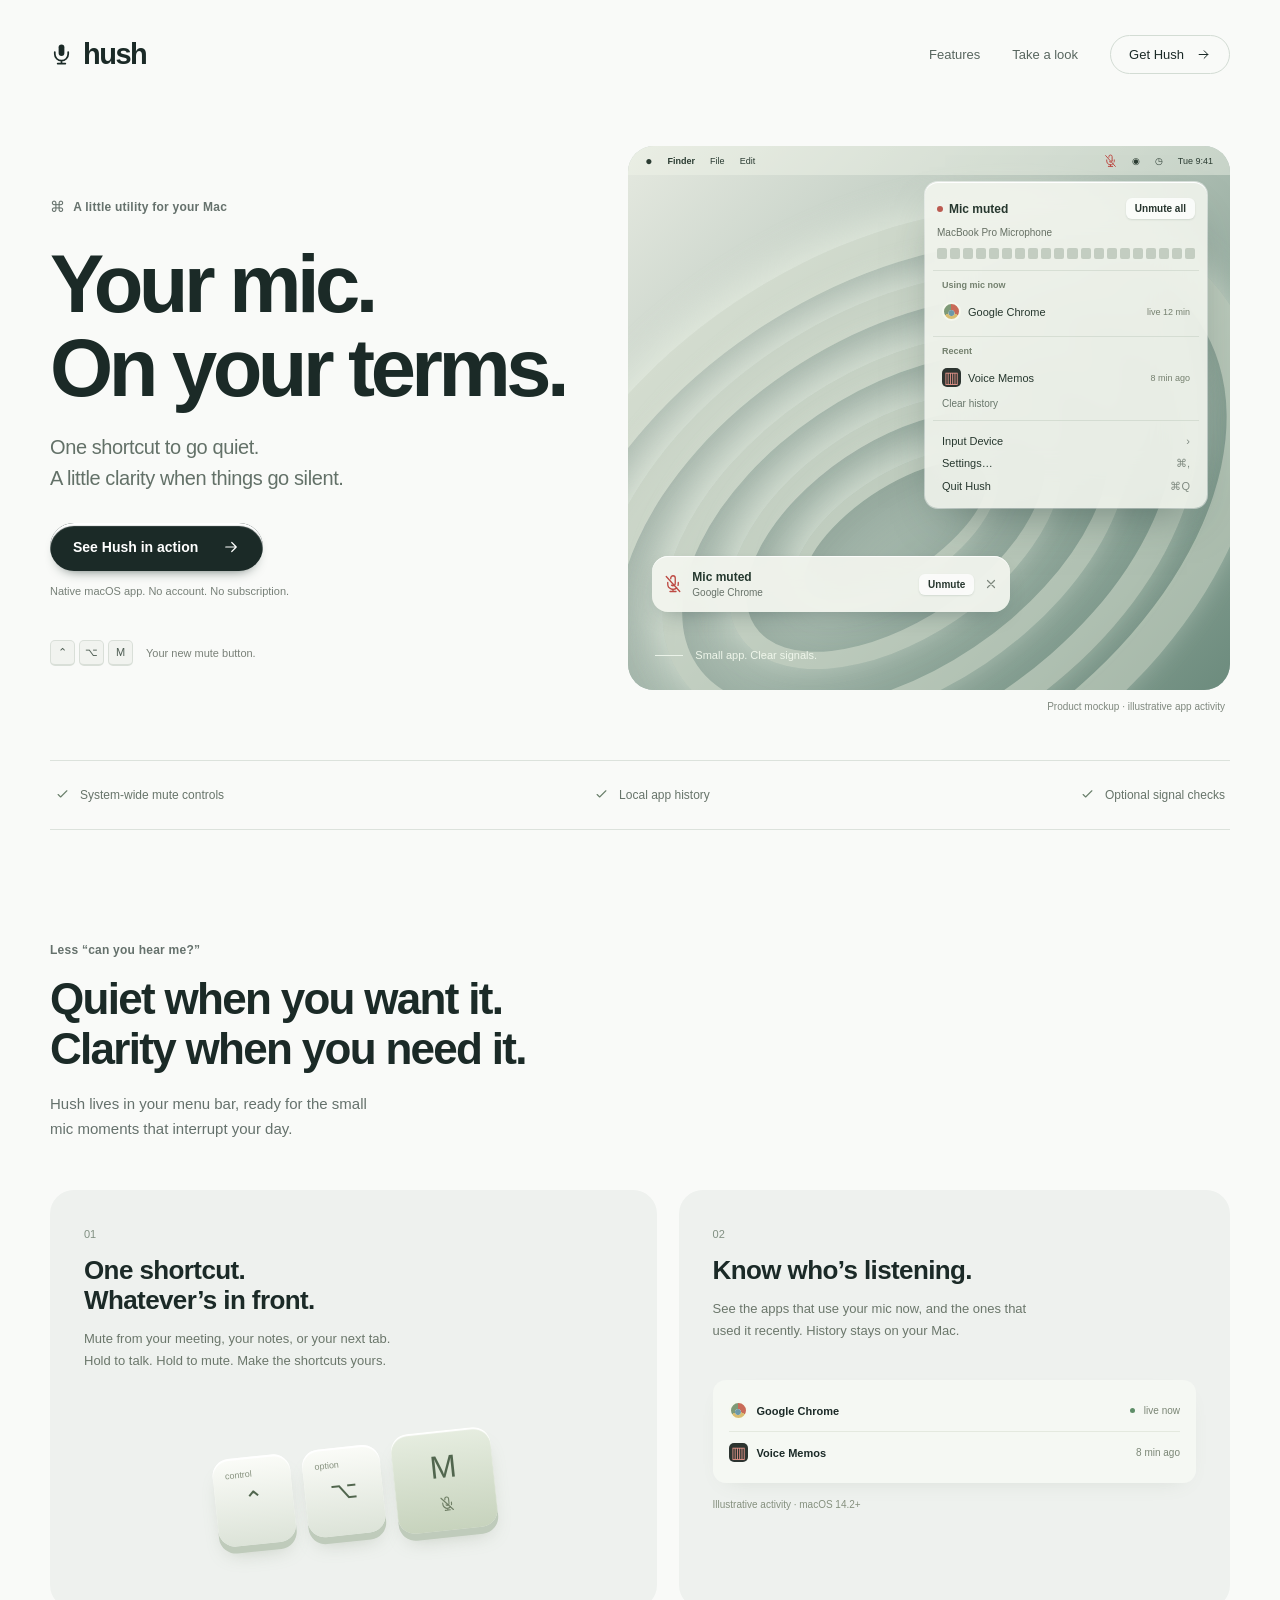
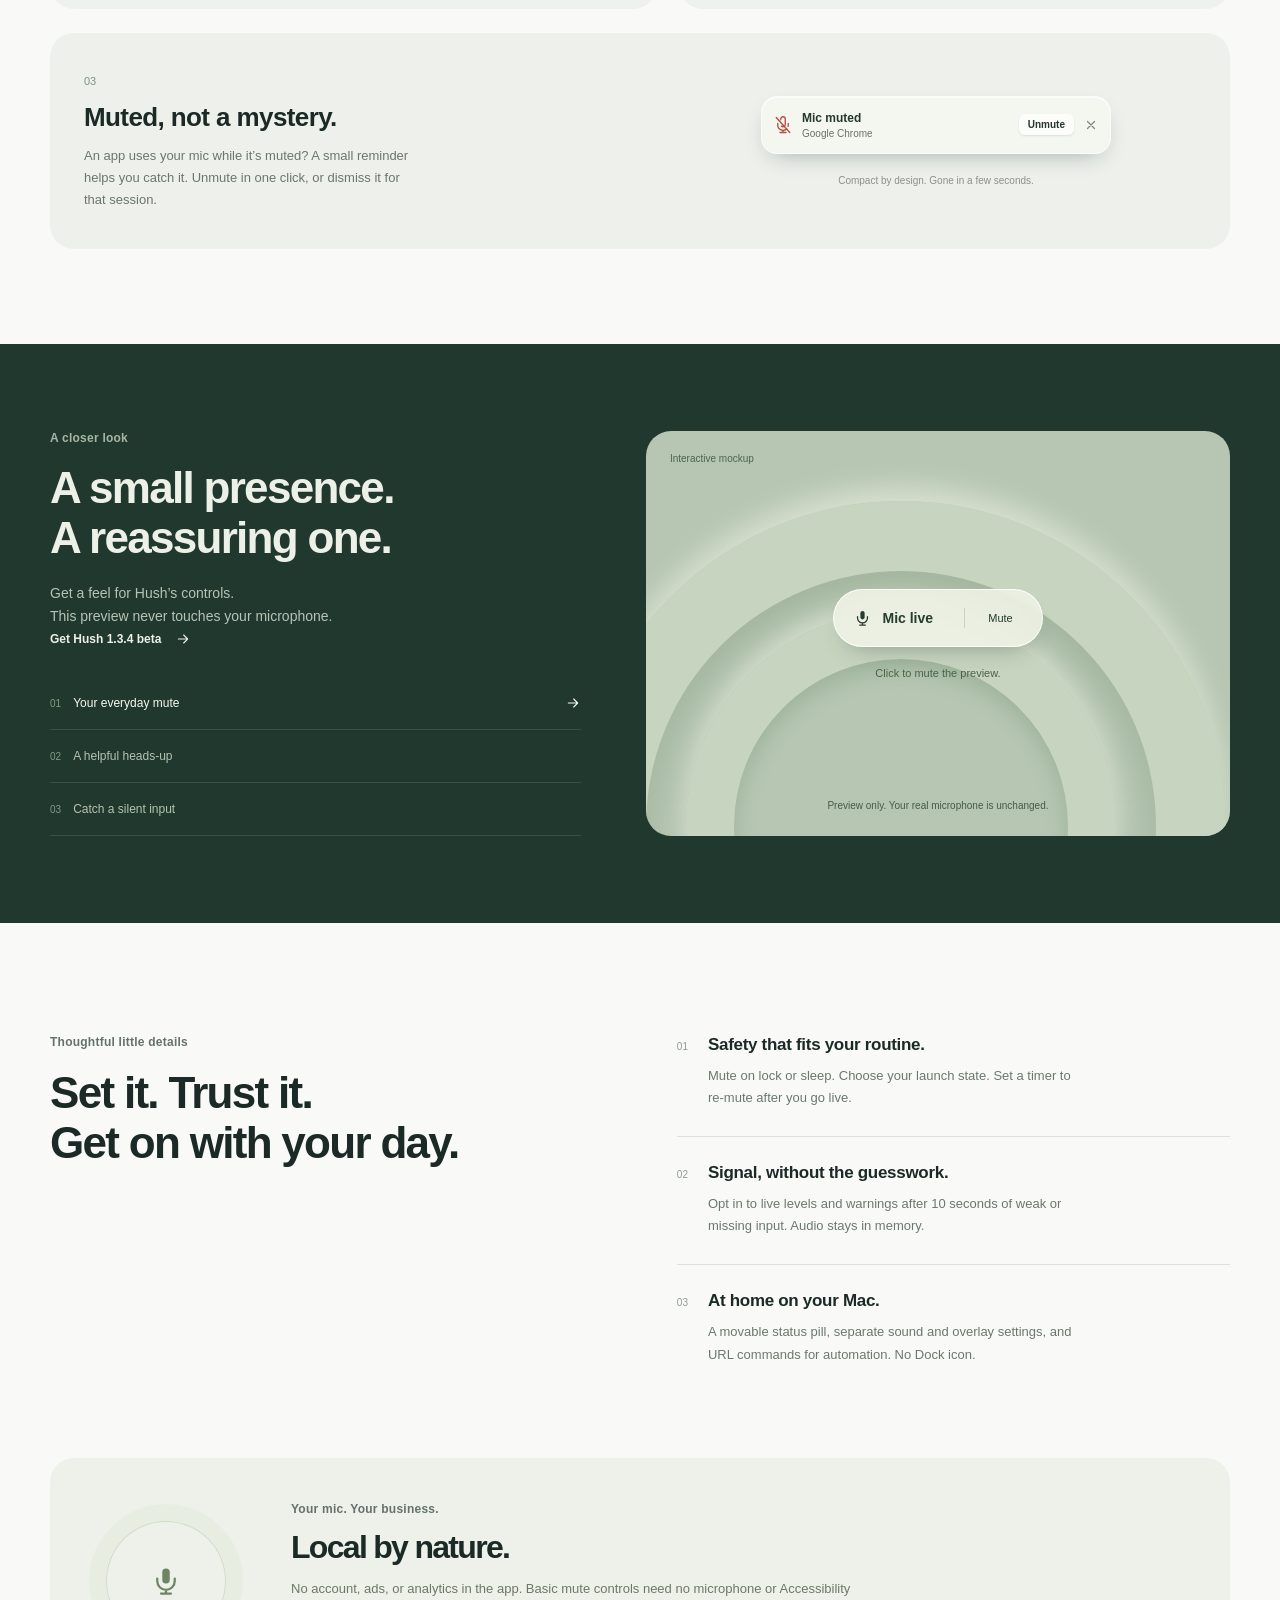
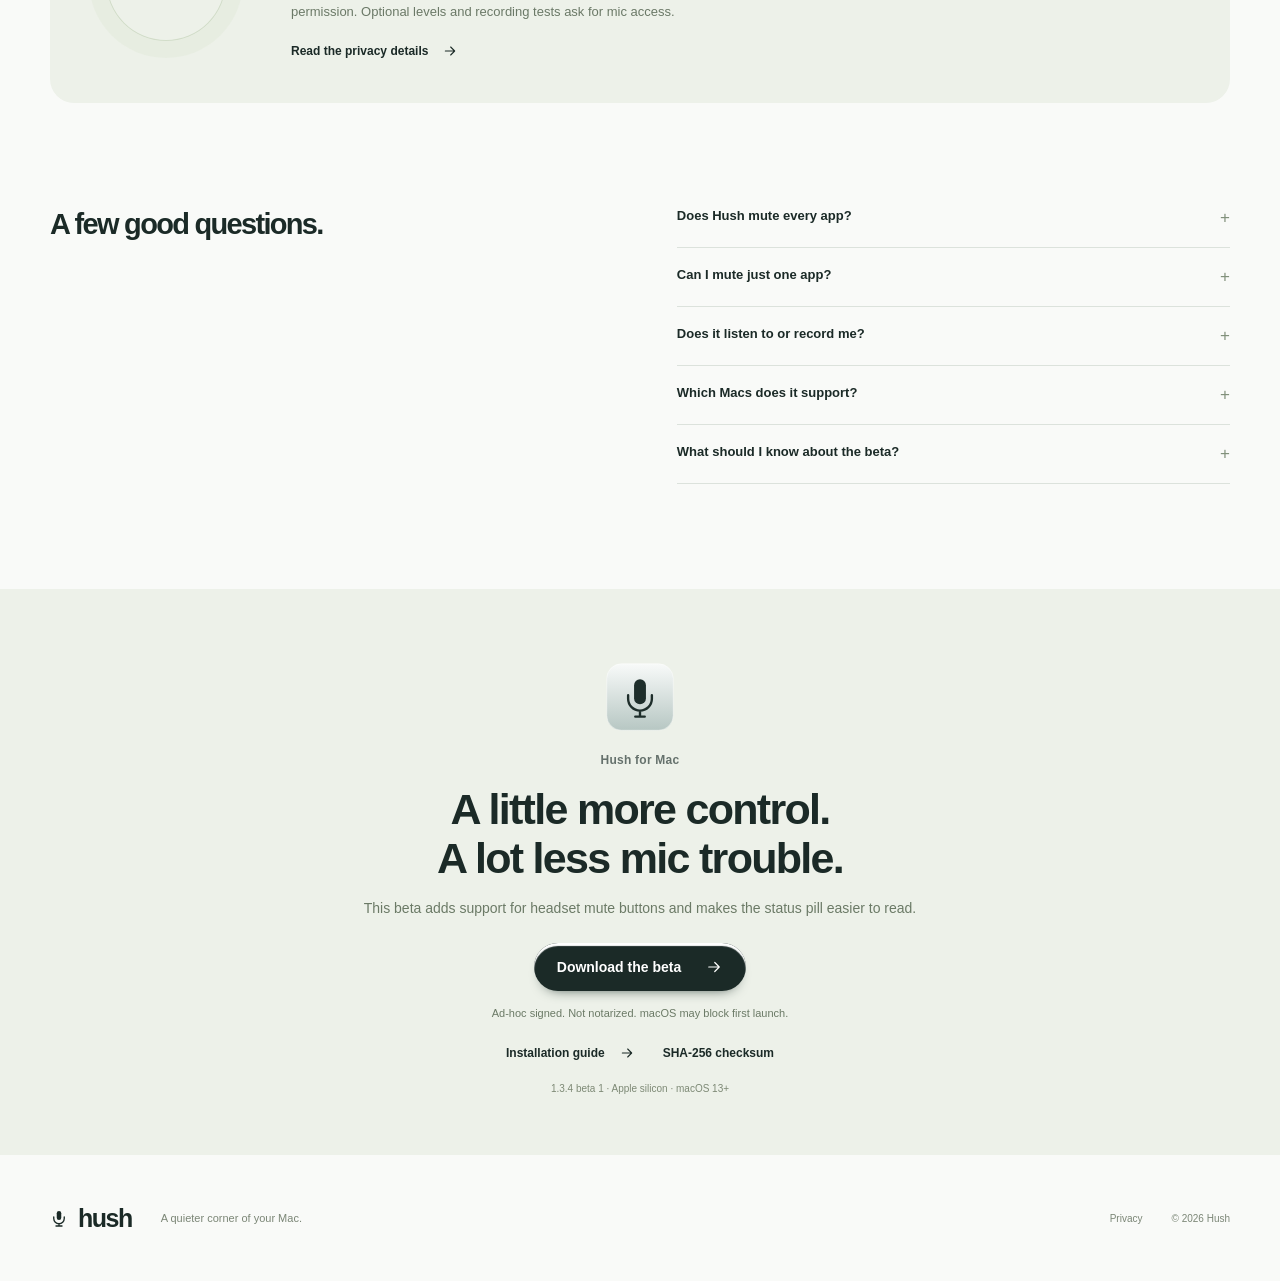
<file: index.html>
<!doctype html>
<html lang="en">
<head>
  <meta charset="utf-8"><meta name="viewport" content="width=device-width, initial-scale=1">
  <meta name="theme-color" content="#eef1ee">
  <title>Hush — Your mic. On your terms.</title>
  <meta name="description" content="A small native Mac app with a global mic shortcut, app activity, and helpful warnings when your microphone is muted.">
  <meta property="og:title" content="Hush — Your mic. On your terms."><meta property="og:description" content="Less mic trouble. More peace of mind. Meet Hush for Mac."><meta property="og:type" content="website">
  <link rel="icon" href="assets/hush-mark.svg" type="image/svg+xml"><link rel="stylesheet" href="styles.css">
  <script src="app.js" defer></script>
</head>
<body>
<a class="skip" href="#main">Skip to content</a>
<svg class="symbol-library" aria-hidden="true" xmlns="http://www.w3.org/2000/svg"><defs>
  <symbol id="mic" viewBox="0 0 24 24"><rect x="9" y="2" width="6" height="12" rx="3" fill="currentColor"/><path d="M5 10v2a7 7 0 0 0 14 0v-2M12 19v3m-4 0h8" fill="none" stroke="currentColor" stroke-width="1.8" stroke-linecap="round"/></symbol>
  <symbol id="mic-off" viewBox="0 0 24 24"><path d="M9 5V4a3 3 0 0 1 6 0v7m-5 2.5A3 3 0 0 0 15 11M5 10v2a7 7 0 0 0 12 5M19 10v2c0 .7-.1 1.3-.3 1.9M12 19v3m-4 0h8M3 2l18 20" fill="none" stroke="currentColor" stroke-width="1.8" stroke-linecap="round"/></symbol>
  <symbol id="arrow" viewBox="0 0 24 24"><path d="M5 12h14m-6-6 6 6-6 6" fill="none" stroke="currentColor" stroke-width="1.6" stroke-linecap="round" stroke-linejoin="round"/></symbol>
  <symbol id="close" viewBox="0 0 16 16"><path d="m4 4 8 8m0-8-8 8" fill="none" stroke="currentColor" stroke-width="1.4" stroke-linecap="round"/></symbol>
  <symbol id="check" viewBox="0 0 24 24"><path d="m5 12 4 4L19 6" fill="none" stroke="currentColor" stroke-width="1.8" stroke-linecap="round" stroke-linejoin="round"/></symbol>
</defs></svg>
<header class="nav wrap">
  <a class="brand" href="#" aria-label="Hush home"><svg aria-hidden="true"><use href="#mic"/></svg><span>hush</span></a>
  <nav aria-label="Main"><a href="#features">Features</a><a href="#demo">Take a look</a><a class="nav-cta" href="#release">Get Hush <svg aria-hidden="true"><use href="#arrow"/></svg></a></nav>
</header>
<main id="main">
  <section class="hero wrap" aria-labelledby="hero-title">
    <div class="hero-copy">
      <p class="eyebrow"><span class="tiny-mic">⌘</span> A little utility for your Mac</p>
      <h1 id="hero-title">Your mic.<br>On your terms.</h1>
      <p class="intro">One shortcut to go quiet.<br>A little clarity when things go silent.</p>
      <a class="button primary" href="#demo">See Hush in action <svg aria-hidden="true"><use href="#arrow"/></svg></a>
      <p class="hero-note">Native macOS app. No account. No subscription.</p>
      <div class="shortcut-note"><span class="key-group"><kbd>⌃</kbd><kbd>⌥</kbd><kbd>M</kbd></span><span>Your new mute button.</span></div>
    </div>
    <figure class="hero-figure" aria-label="Illustrative Hush menu and compact warning on a Mac desktop">
      <div class="desktop-scene">
        <div class="wallpaper" aria-hidden="true"><i></i><i></i><i></i><i></i><i></i></div>
        <div class="desktop-menubar" aria-hidden="true"><span class="apple">●</span><strong>Finder</strong><span>File</span><span>Edit</span><span class="spacer"></span><svg class="red"><use href="#mic-off"/></svg><span>◉</span><span>◷</span><span>Tue 9:41</span></div>
        <div class="product-menu" aria-hidden="true">
          <div class="menu-state"><span class="red-dot"></span><strong>Mic muted</strong><span class="mock-button">Unmute all</span></div>
          <div class="device">MacBook Pro Microphone</div>
          <div class="meter muted"><i></i><i></i><i></i><i></i><i></i><i></i><i></i><i></i><i></i><i></i><i></i><i></i><i></i><i></i><i></i><i></i><i></i><i></i><i></i><i></i></div>
          <div class="menu-rule"></div><p class="menu-label">Using mic now</p>
          <div class="app-row"><span class="app-icon chrome">●</span><span>Google Chrome</span><small>live 12 min</small></div>
          <div class="menu-rule"></div><p class="menu-label">Recent</p>
          <div class="app-row"><span class="app-icon memo">▥</span><span>Voice Memos</span><small>8 min ago</small></div>
          <div class="clear-history">Clear history</div><div class="menu-rule"></div>
          <div class="menu-option">Input Device <span>›</span></div><div class="menu-option">Settings… <span>⌘,</span></div><div class="menu-option">Quit Hush <span>⌘Q</span></div>
        </div>
        <div class="warning-mock" aria-hidden="true"><svg class="red"><use href="#mic-off"/></svg><div><strong>Mic muted</strong><span>Google Chrome</span></div><span class="mock-button">Unmute</span><svg class="mock-close"><use href="#close"/></svg></div>
        <div class="scene-caption" aria-hidden="true"><span class="caption-line"></span>Small app. Clear signals.</div>
      </div>
      <figcaption>Product mockup · illustrative app activity</figcaption>
    </figure>
  </section>
  <section class="quiet-strip wrap" aria-label="At a glance"><span><svg aria-hidden="true"><use href="#check"/></svg> System-wide mute controls</span><span><svg aria-hidden="true"><use href="#check"/></svg> Local app history</span><span><svg aria-hidden="true"><use href="#check"/></svg> Optional signal checks</span></section>
  <section class="story wrap" id="features" aria-labelledby="story-title">
    <div class="section-heading"><p class="eyebrow">Less “can you hear me?”</p><h2 id="story-title">Quiet when you want it.<br>Clarity when you need it.</h2><p>Hush lives in your menu bar, ready for the small<br class="desktop-only"> mic moments that interrupt your day.</p></div>
    <div class="feature-layout">
      <article class="feature-main">
        <div class="feature-copy"><span class="feature-number">01</span><h3>One shortcut.<br>Whatever’s in front.</h3><p>Mute from your meeting, your notes, or your next tab. Hold to talk. Hold to mute. Make the shortcuts yours.</p></div>
        <div class="key-art" aria-label="Control Option M keyboard shortcut"><div class="key-cap small"><span>control</span>⌃</div><div class="key-cap small"><span>option</span>⌥</div><div class="key-cap main-key">M<svg aria-hidden="true"><use href="#mic-off"/></svg></div></div>
      </article>
      <article class="feature-side"><span class="feature-number">02</span><h3>Know who’s listening.</h3><p>See the apps that use your mic now, and the ones that used it recently. History stays on your Mac.</p><div class="history-art" aria-label="Illustrative recent app history"><div><span class="app-icon chrome">●</span><strong>Google Chrome</strong><span class="live-dot"></span><small>live now</small></div><div><span class="app-icon memo">▥</span><strong>Voice Memos</strong><small>8 min ago</small></div></div><p class="mini-caption">Illustrative activity · macOS 14.2+</p></article>
    </div>
    <article class="warning-feature"><div><span class="feature-number">03</span><h3>Muted, not a mystery.</h3><p>An app uses your mic while it’s muted? A small reminder helps you catch it. Unmute in one click, or dismiss it for that session.</p></div><div class="warning-stage"><div class="warning-mock"><svg class="red" aria-hidden="true"><use href="#mic-off"/></svg><div><strong>Mic muted</strong><span>Google Chrome</span></div><span class="mock-button">Unmute</span><svg class="mock-close" aria-hidden="true"><use href="#close"/></svg></div><span class="mini-caption">Compact by design. Gone in a few seconds.</span></div></article>
  </section>
  <section class="demo-section" id="demo" aria-labelledby="demo-title"><div class="wrap demo-layout">
    <div class="demo-copy"><p class="eyebrow">A closer look</p><h2 id="demo-title">A small presence.<br>A reassuring one.</h2><p>Get a feel for Hush’s controls.<br>This preview never touches your microphone.</p>
      <a class="text-link" href="#release">Get Hush 1.3.4 beta <svg aria-hidden="true"><use href="#arrow"/></svg></a>
      <div class="demo-tabs" role="tablist" aria-label="Preview scenario"><button id="tab-control" role="tab" aria-selected="true" aria-controls="demo-panel" tabindex="0" data-scenario="control"><span>01</span> Your everyday mute <svg aria-hidden="true"><use href="#arrow"/></svg></button><button id="tab-warning" role="tab" aria-selected="false" aria-controls="demo-panel" tabindex="-1" data-scenario="warning"><span>02</span> A helpful heads-up <svg aria-hidden="true"><use href="#arrow"/></svg></button><button id="tab-signal" role="tab" aria-selected="false" aria-controls="demo-panel" tabindex="-1" data-scenario="signal"><span>03</span> Catch a silent input <svg aria-hidden="true"><use href="#arrow"/></svg></button></div>
    </div>
    <div class="demo-panel" id="demo-panel" role="tabpanel" aria-labelledby="tab-control" tabindex="0">
      <span class="demo-label">Interactive mockup</span><div class="demo-orbit" aria-hidden="true"></div>
      <div class="demo-content" id="demo-content">
        <button class="demo-pill" id="demo-toggle" aria-label="Mute the preview microphone"><svg aria-hidden="true"><use href="#mic"/></svg><strong>Mic live</strong><span class="pill-divider"></span><span class="pill-action">Mute</span></button>
        <p class="demo-instruction" id="demo-instruction">Click to mute the preview.</p>
      </div><p class="demo-status" id="demo-status" role="status" aria-live="polite">Preview only. Your real microphone is unchanged.</p>
    </div>
  </div></section>
  <section class="details wrap" aria-label="More ways to make Hush yours">
    <div class="section-heading compact-heading"><p class="eyebrow">Thoughtful little details</p><h2>Set it. Trust it.<br>Get on with your day.</h2></div>
    <div class="detail-list"><article><span>01</span><div><h3>Safety that fits your routine.</h3><p>Mute on lock or sleep. Choose your launch state. Set a timer to re-mute after you go live.</p></div></article><article><span>02</span><div><h3>Signal, without the guesswork.</h3><p>Opt in to live levels and warnings after 10 seconds of weak or missing input. Audio stays in memory.</p></div></article><article><span>03</span><div><h3>At home on your Mac.</h3><p>A movable status pill, separate sound and overlay settings, and URL commands for automation. No Dock icon.</p></div></article></div>
  </section>
  <section class="privacy-section wrap"><div class="privacy-mark" aria-hidden="true"><svg><use href="#mic"/></svg></div><div><p class="eyebrow">Your mic. Your business.</p><h2>Local by nature.</h2><p>No account, ads, or analytics in the app. Basic mute controls need no microphone or Accessibility permission. Optional levels and recording tests ask for mic access.</p><a class="text-link" href="privacy.html">Read the privacy details <svg aria-hidden="true"><use href="#arrow"/></svg></a></div></section>
  <section class="faq wrap" aria-labelledby="faq-title"><h2 id="faq-title">A few good questions.</h2><div>
    <details><summary>Does Hush mute every app?</summary><p>Hush controls supported audio input devices at the system level. It uses the input mute control, or sets input volume to zero. If a device cannot be muted, Hush shows a warning. It does not sync the mute button inside your meeting app.</p></details>
    <details><summary>Can I mute just one app?</summary><p>Not in this release. Hush shows which apps use the mic, but its mute controls apply to audio input devices. There are no per-app Pause or Resume buttons.</p></details>
    <details><summary>Does it listen to or record me?</summary><p>Mute controls and app detection do not read audio. Optional level monitoring processes audio locally and saves none. The optional microphone test saves recordings and reports on your Mac.</p></details>
    <details><summary>Which Macs does it support?</summary><p>Basic controls target macOS 13 or later. Named app activity needs macOS 14.2 or later. The current release candidate targets Apple silicon. Intel compatibility and wider hardware testing remain pending.</p></details>
    <details><summary>What should I know about the beta?</summary><p>The beta is free, ad-hoc signed, and not notarized by Apple. macOS may block first launch. Native Shortcuts actions may not run in this build; use the hush:// URL commands instead. Wider hardware testing is still in progress. Read the <a class="inline-link" href="install.html">installation guide</a> before downloading.</p></details>
  </div></section>
  <section class="release" id="release" aria-labelledby="release-title"><div class="wrap release-inner"><img src="assets/hush-mark.svg" alt="" width="76" height="76"><p class="eyebrow">Hush for Mac</p><h2 id="release-title">A little more control.<br>A lot less mic trouble.</h2><p>This beta adds support for headset mute buttons and makes the status pill easier to read.</p><a class="button primary beta-download" href="downloads/Hush-1.3.4-beta.1-arm64.zip" download>Download the beta <svg aria-hidden="true"><use href="#arrow"/></svg></a><p class="beta-notice">Ad-hoc signed. Not notarized. macOS may block first launch.</p><div class="release-links"><a class="text-link" href="install.html">Installation guide <svg aria-hidden="true"><use href="#arrow"/></svg></a><a class="text-link" href="downloads/Hush-1.3.4-beta.1-arm64.zip.sha256">SHA-256 checksum</a></div><p class="release-note">1.3.4 beta 1 · Apple silicon · macOS 13+</p></div></section>
</main>
<footer class="wrap"><a class="brand" href="#" aria-label="Hush home"><svg aria-hidden="true"><use href="#mic"/></svg><span>hush</span></a><p>A quieter corner of your Mac.</p><a href="privacy.html">Privacy</a><span>© 2026 Hush</span></footer>
</body></html>
</file>
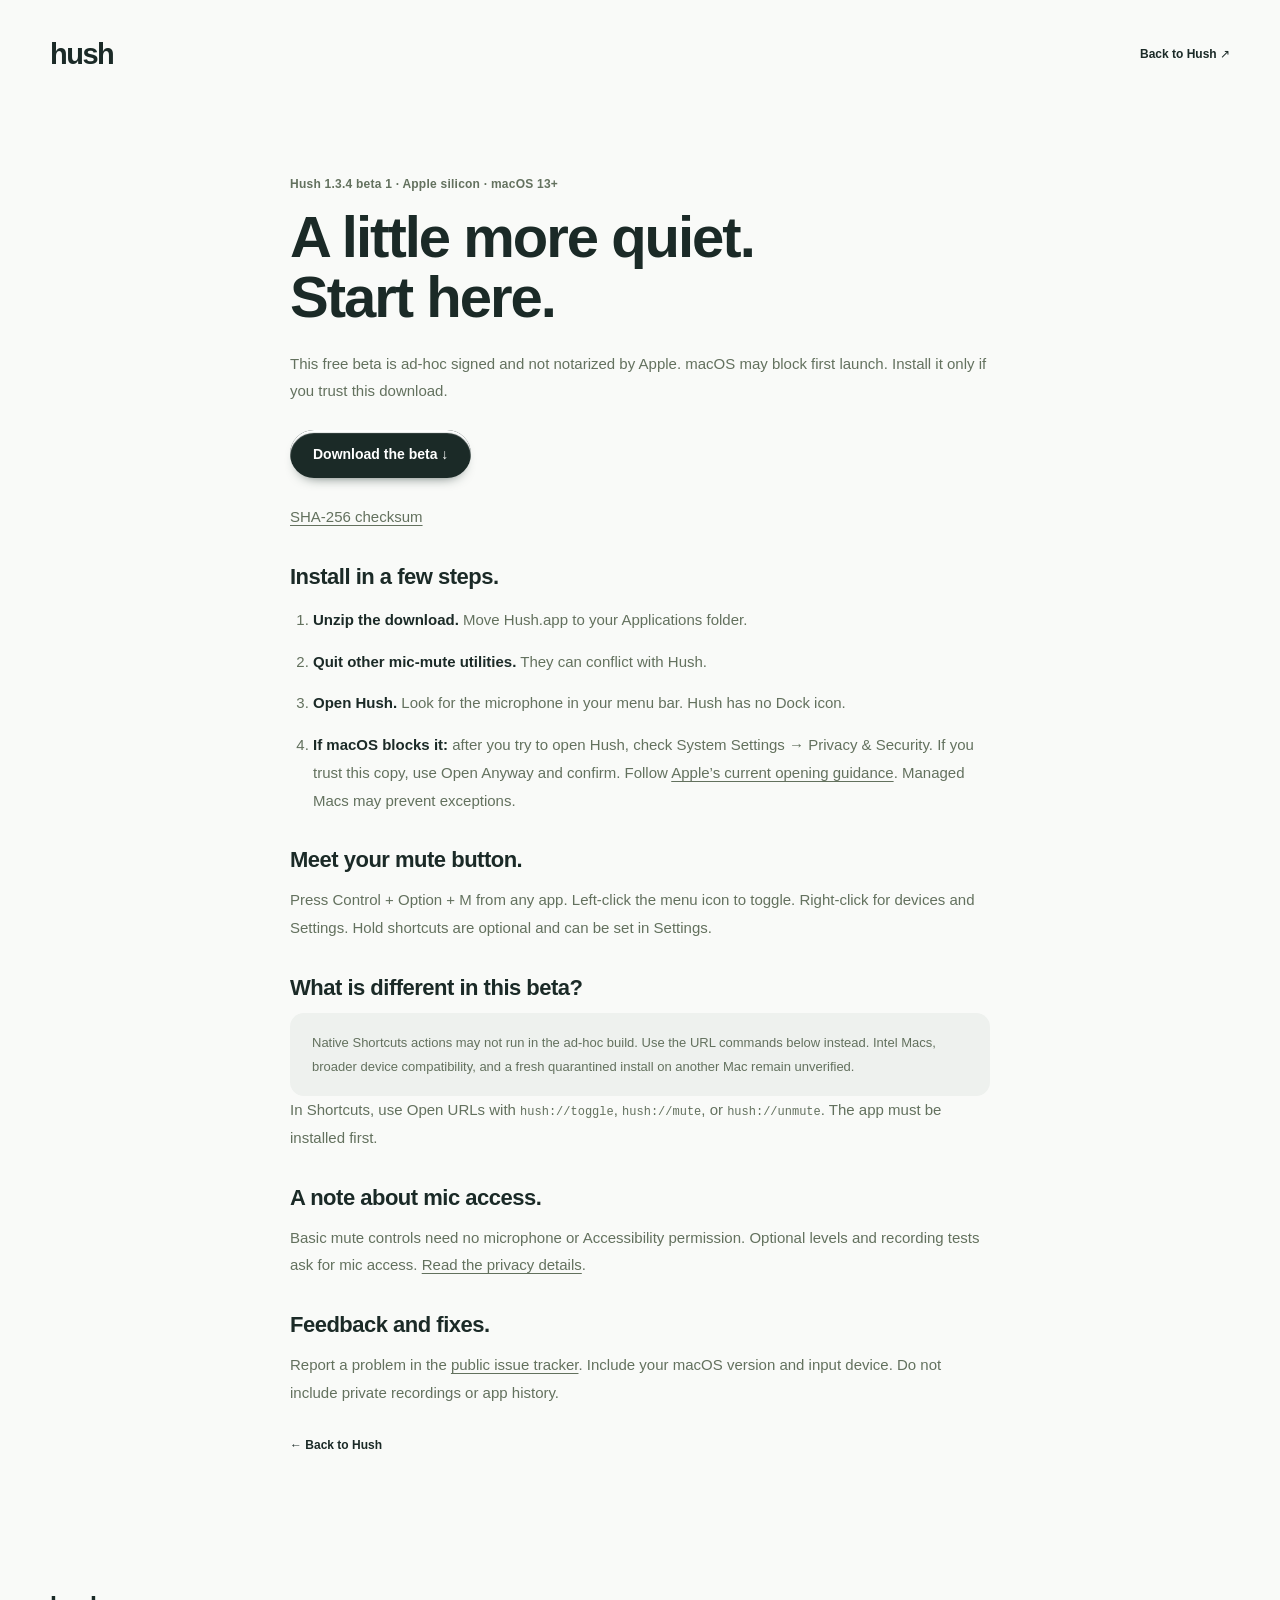
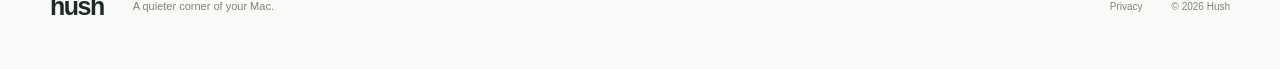
<file: install.html>
<!doctype html><html lang="en"><head><meta charset="utf-8"><meta name="viewport" content="width=device-width, initial-scale=1"><title>Install the beta — Hush</title><meta name="description" content="Download and install the free Hush beta for Apple silicon Macs. Ad-hoc signed, not notarized."><link rel="icon" href="assets/hush-mark.svg" type="image/svg+xml"><link rel="stylesheet" href="styles.css"></head><body><a class="skip" href="#main">Skip to content</a><header class="nav wrap"><a class="brand" href="index.html" aria-label="Hush home">hush</a><a class="text-link" href="index.html">Back to Hush ↗</a></header><main class="privacy-page wrap" id="main"><p class="eyebrow">Hush 1.3.4 beta 1 · Apple silicon · macOS 13+</p><h1>A little more quiet.<br>Start here.</h1><p>This free beta is ad-hoc signed and not notarized by Apple. macOS may block first launch. Install it only if you trust this download.</p><a class="button primary install-download" href="downloads/Hush-1.3.4-beta.1-arm64.zip" download>Download the beta ↓</a><p><a class="inline-link" href="downloads/Hush-1.3.4-beta.1-arm64.zip.sha256">SHA-256 checksum</a></p><h2>Install in a few steps.</h2><ol class="install-steps"><li><strong>Unzip the download.</strong> Move Hush.app to your Applications folder.</li><li><strong>Quit other mic-mute utilities.</strong> They can conflict with Hush.</li><li><strong>Open Hush.</strong> Look for the microphone in your menu bar. Hush has no Dock icon.</li><li><strong>If macOS blocks it:</strong> after you try to open Hush, check System Settings → Privacy &amp; Security. If you trust this copy, use Open Anyway and confirm. Follow <a class="inline-link" href="https://support.apple.com/en-gb/102445" target="_blank" rel="noopener noreferrer">Apple’s current opening guidance</a>. Managed Macs may prevent exceptions.</li></ol><h2>Meet your mute button.</h2><p>Press Control + Option + M from any app. Left-click the menu icon to toggle. Right-click for devices and Settings. Hold shortcuts are optional and can be set in Settings.</p><h2>What is different in this beta?</h2><p class="beta-info">Native Shortcuts actions may not run in the ad-hoc build. Use the URL commands below instead. Intel Macs, broader device compatibility, and a fresh quarantined install on another Mac remain unverified.</p><p>In Shortcuts, use Open URLs with <code>hush://toggle</code>, <code>hush://mute</code>, or <code>hush://unmute</code>. The app must be installed first.</p><h2>A note about mic access.</h2><p>Basic mute controls need no microphone or Accessibility permission. Optional levels and recording tests ask for mic access. <a class="inline-link" href="privacy.html">Read the privacy details</a>.</p><h2>Feedback and fixes.</h2><p>Report a problem in the <a class="inline-link" href="https://github.com/incmak/hush-website/issues" target="_blank" rel="noopener noreferrer">public issue tracker</a>. Include your macOS version and input device. Do not include private recordings or app history.</p><a class="text-link" href="index.html">← Back to Hush</a></main><footer class="wrap"><a class="brand" href="index.html">hush</a><p>A quieter corner of your Mac.</p><a href="privacy.html">Privacy</a><span>© 2026 Hush</span></footer></body></html>
</file>
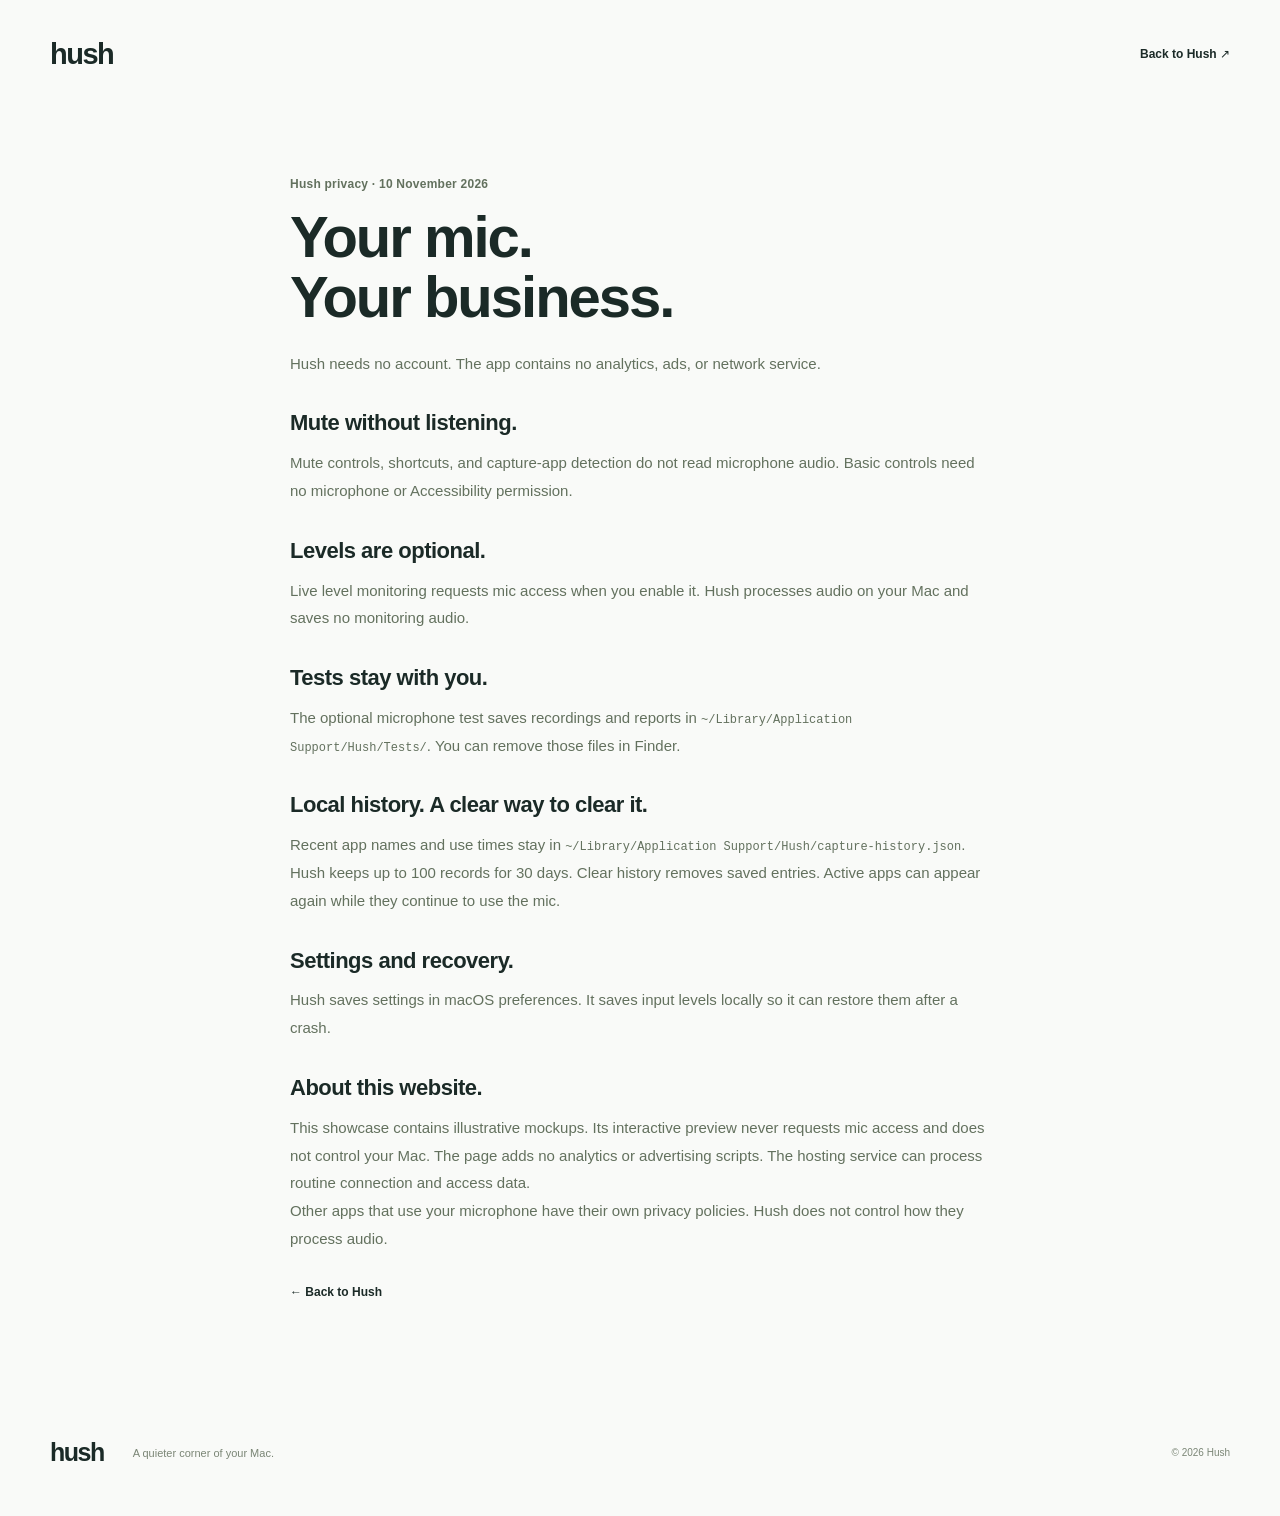
<file: privacy.html>
<!doctype html><html lang="en"><head><meta charset="utf-8"><meta name="viewport" content="width=device-width, initial-scale=1"><title>Privacy — Hush</title><meta name="description" content="Hush privacy: local history, optional microphone monitoring, and no account or analytics."><link rel="icon" href="assets/hush-mark.svg" type="image/svg+xml"><link rel="stylesheet" href="styles.css"></head><body><a class="skip" href="#main">Skip to content</a><header class="nav wrap"><a class="brand" href="index.html" aria-label="Hush home">hush</a><a class="text-link" href="index.html">Back to Hush ↗</a></header><main class="privacy-page wrap" id="main"><p class="eyebrow">Hush privacy · 10 November 2026</p><h1>Your mic.<br>Your business.</h1><p>Hush needs no account. The app contains no analytics, ads, or network service.</p><h2>Mute without listening.</h2><p>Mute controls, shortcuts, and capture-app detection do not read microphone audio. Basic controls need no microphone or Accessibility permission.</p><h2>Levels are optional.</h2><p>Live level monitoring requests mic access when you enable it. Hush processes audio on your Mac and saves no monitoring audio.</p><h2>Tests stay with you.</h2><p>The optional microphone test saves recordings and reports in <code>~/Library/Application Support/Hush/Tests/</code>. You can remove those files in Finder.</p><h2>Local history. A clear way to clear it.</h2><p>Recent app names and use times stay in <code>~/Library/Application Support/Hush/capture-history.json</code>. Hush keeps up to 100 records for 30 days. Clear history removes saved entries. Active apps can appear again while they continue to use the mic.</p><h2>Settings and recovery.</h2><p>Hush saves settings in macOS preferences. It saves input levels locally so it can restore them after a crash.</p><h2>About this website.</h2><p>This showcase contains illustrative mockups. Its interactive preview never requests mic access and does not control your Mac. The page adds no analytics or advertising scripts. The hosting service can process routine connection and access data.</p><p>Other apps that use your microphone have their own privacy policies. Hush does not control how they process audio.</p><a class="text-link" href="index.html">← Back to Hush</a></main><footer class="wrap"><a class="brand" href="index.html">hush</a><p>A quieter corner of your Mac.</p><span>© 2026 Hush</span></footer></body></html>
</file>
<file: styles.css>
@charset "UTF-8";
:root{--paper:#f9faf8;--ink:#1b2a27;--muted:#65716c;--field:#eef1ee;--line:#dce2dc;--red:#bd4a43;--green:#41745f;--radius:24px;font-family:-apple-system,BlinkMacSystemFont,"Segoe UI",sans-serif;color:var(--ink);background:var(--paper);font-synthesis:none;scroll-behavior:smooth;scroll-padding-top:36px}
*{box-sizing:border-box}body{margin:0}a{color:inherit;text-decoration:none}button{font:inherit}button,a,summary{-webkit-tap-highlight-color:transparent}button{cursor:pointer}svg{width:24px;height:24px;flex-shrink:0}.symbol-library{position:absolute;width:0;height:0;overflow:hidden}p,h1,h2,h3,figure{margin:0}a:focus-visible,button:focus-visible,summary:focus-visible,[tabindex]:focus-visible{outline:3px solid #477b65;outline-offset:5px}.skip{position:fixed;left:20px;top:-80px;z-index:9;background:var(--ink);color:white;padding:12px 20px;border-radius:8px}.skip:focus{top:12px}.wrap{width:min(1180px,calc(100% - 96px));margin-inline:auto}.nav{height:108px;display:flex;align-items:center;justify-content:space-between}.brand{display:inline-flex;align-items:center;gap:10px;font-size:29px;font-weight:650;letter-spacing:-1.5px}.brand svg{width:23px;height:26px}.nav nav{display:flex;align-items:center;gap:32px;font-size:13px;font-weight:500}.nav nav a:not(.nav-cta){color:#58665f}.nav nav a:hover{color:var(--ink)}.nav-cta{display:flex;align-items:center;gap:12px;padding:11px 18px;border:1px solid #d3dcd4;border-radius:24px}.nav-cta svg{width:15px;height:15px}
.hero{display:grid;grid-template-columns:.95fr 1.05fr;gap:34px;align-items:center;padding:38px 0 48px}.hero-copy{padding:30px 0 24px}.eyebrow{font-size:12px;font-weight:550;letter-spacing:.02em;color:var(--muted)}.hero .eyebrow{display:flex;align-items:center;gap:8px}.tiny-mic{font-size:15px}h1{font-size:clamp(58px,6.35vw,84px);line-height:1.03;letter-spacing:-4.5px;font-weight:560;margin:26px 0 22px}.intro{font-size:20px;line-height:1.55;color:#637168;letter-spacing:-.4px}.button{display:inline-flex;justify-content:center;align-items:center;gap:24px;min-height:48px;padding:12px 23px;border-radius:28px;font-size:14px;font-weight:550}.button svg{width:18px;height:18px;transition:transform .2s}.button:hover svg,.text-link:hover svg{transform:translateX(3px)}.primary{background:var(--ink);color:#fff;box-shadow:0 3px 1px #fff inset,0 7px 14px -10px #172b25}.hero .button{margin-top:29px}.hero-note{font-size:11px;color:#778078;margin-top:14px}.shortcut-note{display:flex;align-items:center;gap:13px;margin-top:43px;font-size:11px;color:#798078}.key-group{display:flex;gap:4px}kbd{font:inherit;display:inline-grid;place-items:center;min-width:25px;height:26px;background:#f1f3ef;border:1px solid #d9dfd8;border-bottom-width:2px;border-radius:5px;color:#4f5e54}
.hero-figure{min-width:0}.desktop-scene{height:544px;position:relative;overflow:hidden;border-radius:26px;background:#a6b8b0;isolation:isolate;box-shadow:inset 0 1px 1px #fff9}.wallpaper{position:absolute;inset:0;overflow:hidden;background:linear-gradient(135deg,#e5e9e0 0%,#b6c5ba 43%,#6c8b7d 100%)}.wallpaper i{position:absolute;width:820px;height:550px;border-radius:50%;transform:rotate(-34deg);left:-150px;top:110px;border:35px solid #d9e1d280;box-shadow:0 -12px 35px #eff5e89a,inset 0 20px 45px #415d5336}.wallpaper i:nth-child(2){width:670px;height:435px;left:-68px;top:168px;border-width:25px}.wallpaper i:nth-child(3){width:520px;height:320px;left:8px;top:225px;border-width:20px}.wallpaper i:nth-child(4){width:375px;height:215px;left:80px;top:278px;border-width:18px}.wallpaper i:nth-child(5){width:235px;height:110px;left:150px;top:330px;border-width:12px}.desktop-menubar{height:29px;background:#eff3e871;display:flex;align-items:center;gap:15px;padding:0 17px;font-size:9px;position:relative;color:#2b3c32}.desktop-menubar svg{width:13px;height:16px}.apple{font-size:12px}.spacer{flex:1}.red{color:var(--red)}.product-menu{position:absolute;right:23px;top:36px;width:282px;background:#f5f7f0d9;backdrop-filter:blur(24px);border-radius:13px;padding:16px 12px 10px;box-shadow:0 20px 45px -20px #233c3780,0 0 0 1px #ffffff8c,inset 0 1px #fff;color:#26372e;font-size:11px}.menu-state{display:flex;align-items:center;gap:6px;font-size:12px}.red-dot{width:6px;height:6px;background:#bb5a50;border-radius:50%}.mock-button{font-size:10px;white-space:nowrap;padding:5px 9px;background:#ffffffba;border-radius:6px;box-shadow:0 1px 2px #203b3221;color:#26352d;font-weight:550}.menu-state .mock-button{margin-left:auto}.device{font-size:10px;color:#667064;margin:8px 0 10px}.meter{display:flex;gap:3px;height:11px;align-items:stretch}.meter i{display:block;flex:1;background:#c3cdc1;border-radius:2px}.meter:not(.muted) i:nth-child(-n+13){background:#688e70}.menu-rule{height:1px;background:#89998735;margin:11px -4px 9px}.menu-label{font-size:9px;font-weight:650;color:#73806e;margin:0 5px 8px}.app-row{display:flex;align-items:center;gap:7px;padding:4px 5px}.app-row small{margin-left:auto;font-size:9px;color:#75806f}.app-icon{display:inline-grid;place-items:center;flex-shrink:0;width:19px;height:19px;border-radius:5px;font-size:14px;line-height:1}.chrome{background:conic-gradient(#c96b58 0deg 120deg,#d9bd70 120deg 240deg,#7e9a77 240deg);color:#6d99a8;text-shadow:0 0 0 #fff;border-radius:50%;border:2px solid #f5f8ee}.memo{background:#2c3430;color:#e5958a;font-size:16px}.clear-history{color:#68766b;font-size:10px;margin:7px 5px}.menu-option{display:flex;justify-content:space-between;padding:5px}.menu-option span{color:#7f8a80}.warning-mock{display:flex;align-items:center;gap:10px;padding:14px 12px;background:#f5f7f0e8;backdrop-filter:blur(20px);border-radius:16px;box-shadow:0 9px 24px -12px #172f3470,inset 0 1px #ffffffc9;color:#24382e}.warning-mock>svg:first-child{width:18px;height:22px}.warning-mock>div{display:flex;flex:1;flex-direction:column;gap:3px;min-width:0}.warning-mock strong{font-size:12px;font-weight:650}.warning-mock div span{font-size:10px;color:#677269;white-space:nowrap;overflow:hidden;text-overflow:ellipsis}.warning-mock .mock-close{width:14px;height:14px;color:#7d877d}.desktop-scene>.warning-mock{position:absolute;left:24px;right:24px;bottom:78px;max-width:358px}.scene-caption{position:absolute;left:27px;bottom:29px;font-size:11px;display:flex;align-items:center;gap:12px;color:#eff6eb}.caption-line{display:block;width:28px;height:1px;background:#eaf2e8}.hero-figure figcaption{text-align:right;font-size:10px;color:#7f887e;margin:11px 5px 0}
.quiet-strip{display:flex;justify-content:space-between;gap:20px;padding:26px 5px 27px;border-top:1px solid var(--line);border-bottom:1px solid var(--line)}.quiet-strip span{display:flex;align-items:center;gap:10px;color:#67746a;font-size:12px}.quiet-strip svg{width:15px;height:15px;color:#6b806c}.story{padding:113px 0 95px}.section-heading{margin-bottom:48px}.section-heading h2,h2{font-size:44px;line-height:1.13;letter-spacing:-1.7px;font-weight:550}.section-heading h2{margin:17px 0 19px}.section-heading>p:last-child{font-size:15px;line-height:1.65;color:var(--muted)}.feature-layout{display:grid;grid-template-columns:1.1fr 1fr;gap:22px}.feature-main,.feature-side{background:var(--field);border-radius:var(--radius);overflow:hidden;padding:34px;min-width:0}.feature-number{font-size:11px;color:#819082;display:inline-block;margin-bottom:16px}.feature-layout h3,.warning-feature h3{font-size:26px;line-height:1.15;letter-spacing:-.6px;font-weight:550;margin-bottom:12px}.feature-layout p,.warning-feature p{font-size:13px;line-height:1.7;color:#6b776b;max-width:330px}.key-art{display:flex;gap:12px;justify-content:center;align-items:center;min-height:203px;padding-top:32px;perspective:600px;transform:rotate(-6deg)}.key-cap{width:100px;height:100px;border-radius:17px;background:linear-gradient(#fbfcf8,#dce3d8);box-shadow:0 7px 0 #bfcbbb,0 14px 20px -9px #84937c70,inset 0 2px 1px #fff;display:flex;flex-direction:column;align-items:center;justify-content:center;font-size:35px;color:#51664e;position:relative}.key-cap.small{width:78px;height:88px;font-size:24px}.key-cap span{position:absolute;top:12px;left:12px;font-size:9px;color:#87927f}.main-key{background:linear-gradient(#e6ede0,#c7d3bd);font-size:32px;gap:10px}.main-key svg{width:15px;height:17px;color:#718067}.history-art{margin-top:38px;padding:10px 16px;border-radius:13px;background:#f9fbf6b8;box-shadow:0 8px 25px -16px #6e82664d}.history-art>div{display:flex;align-items:center;gap:9px;padding:11px 0}.history-art>div+div{border-top:1px solid #e4e9df}.history-art strong{font-size:11px;font-weight:550}.history-art small{font-size:10px;color:#7a8675;margin-left:auto}.live-dot{width:5px;height:5px;border-radius:50%;background:#5e8e68;margin-left:auto}.live-dot+small{margin-left:0}.feature-side .mini-caption{font-size:10px;margin-top:13px;color:#85907e}.warning-feature{display:grid;grid-template-columns:1fr 1fr;gap:72px;align-items:center;margin-top:24px;padding:38px 34px;background:#edf0eb;border-radius:var(--radius)}.warning-feature h3{margin-bottom:12px}.warning-stage{display:flex;align-items:center;flex-direction:column;gap:21px;min-width:0}.warning-stage .warning-mock{width:100%;max-width:350px;border:1px solid #fff9}.mini-caption{font-size:10px;color:#8a9286}
.demo-section{background:#20382e;color:#ecf0e7;padding:87px 0}.demo-layout{display:grid;grid-template-columns:1fr 1.1fr;gap:65px;align-items:center}.demo-copy .eyebrow{color:#a6b6a5}.demo-copy h2{margin:18px 0 19px}.demo-copy>p:not(.eyebrow){font-size:14px;line-height:1.7;color:#b6c4b5}.demo-tabs{display:grid;margin-top:30px}.demo-tabs button{display:flex;align-items:center;gap:12px;text-align:left;border:0;border-bottom:1px solid #e9f0dd20;background:transparent;color:#b5c3b0;padding:18px 0;font-size:12px}.demo-tabs button>span{font-size:10px;color:#829a81}.demo-tabs button svg{margin-left:auto;width:16px;height:16px;opacity:0}.demo-tabs button[aria-selected=true]{color:#f7f9ee}.demo-tabs button[aria-selected=true] svg{opacity:1}.demo-panel{border-radius:25px;min-height:405px;display:flex;align-items:center;justify-content:center;position:relative;overflow:hidden;background:#b6c6b2;color:var(--ink);isolation:isolate}.demo-label{position:absolute;top:22px;left:24px;font-size:10px;color:#4d654e;z-index:2}.demo-orbit{position:absolute;width:650px;height:650px;border-radius:50%;border:70px solid #c7d4c0;left:-70px;top:70px;box-shadow:0 -15px 25px #d5dfcd,inset 0 18px 40px #7a917559;z-index:-1}.demo-orbit:after{content:"";position:absolute;inset:40px;border:48px solid #c7d4c0;border-radius:50%;box-shadow:0 -8px 24px #d6e0ce,inset 0 10px 20px #6d8b6850}.demo-content{width:100%;padding:45px 24px;text-align:center}.demo-pill{border:1px solid #ffffffe0;background:#f4f7ecce;backdrop-filter:blur(20px);border-radius:36px;display:inline-flex;align-items:center;gap:12px;padding:16px 20px;box-shadow:0 13px 25px -15px #243c2b70;color:#263d2e;min-height:58px}.demo-pill strong{font-size:14px;font-weight:550;min-width:67px;text-align:left}.demo-pill svg{width:17px;height:20px}.pill-divider{width:1px;height:20px;background:#7e937d4d;margin:0 2px}.pill-action{font-size:11px;min-width:43px}.demo-instruction{font-size:11px;color:#4a6349;margin:20px 0 0}.demo-status{position:absolute;bottom:22px;left:20px;right:20px;text-align:center;font-size:10px;color:#455d44;line-height:1.6}.demo-content .warning-mock{max-width:350px;margin:auto;text-align:left}.demo-content .warning-mock button{border:0}.demo-content .warning-mock .demo-dismiss{padding:0;background:none;color:#64725f;display:grid;place-items:center;min-width:24px;min-height:28px}.demo-dismiss svg{width:14px;height:14px}.signal-demo{max-width:310px;padding:23px 25px;margin:auto;background:#f4f7ecdf;border-radius:16px;box-shadow:0 12px 25px -14px #243c2b70;text-align:left}.signal-demo strong{font-size:13px}.signal-demo p{font-size:11px;color:#61715b;margin:7px 0 18px;line-height:1.6}.signal-meter{height:16px;display:flex;gap:3px}.signal-meter i{flex:1;background:#d2dacb;border-radius:2px}.signal-meter i:first-child{background:#a28d56}.details{display:grid;grid-template-columns:1fr 1.05fr;gap:100px;padding:112px 0 92px}.compact-heading h2{margin-top:19px}.detail-list article{display:flex;align-items:baseline;gap:20px;padding:0 0 27px;margin-bottom:26px;border-bottom:1px solid var(--line)}.detail-list article:last-child{border-bottom:0;padding-bottom:0;margin-bottom:0}.detail-list article>span{font-size:10px;color:#919b8d}.detail-list h3{font-size:17px;font-weight:550;letter-spacing:-.3px;margin-bottom:10px}.detail-list p{font-size:13px;line-height:1.7;color:#6b786b;max-width:365px}.privacy-section{display:flex;align-items:center;gap:65px;padding:44px 56px;background:#edf1e9;border-radius:24px}.privacy-mark{width:120px;height:120px;flex-shrink:0;display:grid;place-items:center;border-radius:50%;box-shadow:inset 0 0 0 1px #d2ddc9,0 0 0 17px #e3eadc88}.privacy-mark svg{width:30px;height:40px;color:#6e8463}.privacy-section h2{font-size:32px;margin:13px 0}.privacy-section p:not(.eyebrow){font-size:13px;color:#6b7967;line-height:1.75;max-width:560px}.text-link{display:inline-flex;align-items:center;gap:14px;font-size:12px;font-weight:550}.text-link svg{width:16px;height:16px;transition:transform .2s}.privacy-section .text-link{margin-top:20px}.faq{display:grid;grid-template-columns:1fr 1.05fr;gap:100px;padding:105px 0}.faq h2{font-size:29px}.faq details{border-bottom:1px solid var(--line);padding:19px 0}.faq details:first-child{padding-top:0}.faq summary{cursor:pointer;font-size:13px;font-weight:550;list-style:none;display:flex;justify-content:space-between;gap:20px}.faq summary::-webkit-details-marker{display:none}.faq summary:after{content:"+";font-size:17px;font-weight:400;color:#81907b}.faq details[open] summary:after{content:"−"}.faq details p{font-size:12px;line-height:1.8;color:#6d7969;margin-top:15px;padding-right:20px}.release{background:#edf1e9;padding:70px 0 61px;text-align:center}.release-inner{display:flex;flex-direction:column;align-items:center}.release img{margin-bottom:18px}.release h2{font-size:43px;margin:18px 0}.release-inner>p:not(.eyebrow):not(.release-note){font-size:14px;color:#6b7a66}.release-state{display:inline-flex;align-items:center;gap:9px;font-size:12px;margin:27px 0 19px;padding:13px 21px;border:1px solid #d0dbc9;border-radius:30px;background:#e3eadc}.release-state>span{width:6px;height:6px;background:#7b8f68;border-radius:50%}.release .release-note{font-size:10px;color:#7d8975;margin-top:22px}footer{display:flex;align-items:center;gap:29px;min-height:126px}footer .brand{font-size:25px}footer .brand svg{width:18px;height:23px}footer p{font-size:11px;color:#7b8676;flex:1}footer>a:not(.brand),footer>span{font-size:10px;color:#7b8676}
.privacy-page{max-width:700px;padding:65px 0 90px}.privacy-page h1{font-size:58px;letter-spacing:-2px;margin:12px 0 23px}.privacy-page h2{font-size:22px;letter-spacing:-.5px;margin:34px 0 13px}.privacy-page p,.privacy-page li{font-size:15px;line-height:1.85;color:#63715e}.privacy-page .text-link{margin-top:32px}.privacy-page code{font-size:12px;overflow-wrap:anywhere}.privacy-page .eyebrow{font-size:12px}
@media(min-width:1450px){.hero{padding-top:62px;padding-bottom:58px}.desktop-scene{height:570px}}
@media(max-width:1050px){.wrap{width:calc(100% - 64px)}.hero{gap:25px;grid-template-columns:1fr 1fr}h1{font-size:65px;letter-spacing:-3.5px}.intro{font-size:17px}.desktop-scene{height:520px}.product-menu{right:16px;width:260px}.desktop-menubar{gap:11px;padding:0 12px}.desktop-menubar>span:nth-child(4){display:none}.desktop-scene>.warning-mock{left:16px;right:16px}.warning-mock{gap:7px;padding:12px 10px}.warning-mock div span{font-size:9px}.warning-mock .mock-button{font-size:9px;padding:5px 7px}.section-heading h2,h2{font-size:37px}.feature-main,.feature-side{padding:28px}.warning-feature{gap:32px;padding:30px}.demo-layout{gap:40px}.details,.faq{gap:60px}.key-cap{width:85px;height:90px}.key-cap.small{width:68px;height:78px}}
@media(max-width:760px){.wrap{width:calc(100% - 40px)}.nav{height:82px}.nav nav{gap:20px}.nav nav>a:first-child{display:none}.nav-cta{padding:9px 13px;font-size:12px}.brand{font-size:27px}.hero{grid-template-columns:1fr;padding:20px 0 34px;gap:30px}.hero-copy{padding:0}.hero .eyebrow{font-size:11px}h1{font-size:70px;letter-spacing:-3.7px;margin-top:22px}.intro{font-size:18px}.hero .button{margin-top:24px}.hero-note{font-size:10px}.shortcut-note{margin-top:28px}.desktop-scene{height:475px}.hero-figure{max-width:530px;width:100%;justify-self:center}.product-menu{right:25px;top:38px;width:275px}.desktop-scene>.warning-mock{bottom:69px;left:22px;right:22px}.desktop-menubar{gap:15px;padding:0 17px}.desktop-menubar>span:nth-child(4){display:block}.hero-figure figcaption{font-size:9px}.quiet-strip{flex-wrap:wrap;justify-content:flex-start;gap:15px 24px;padding:22px 0}.quiet-strip span{font-size:10px;gap:7px}.quiet-strip svg{width:13px;height:13px}.story{padding:65px 0}.section-heading{margin-bottom:31px}.section-heading h2,h2{font-size:35px;letter-spacing:-1.3px}.section-heading>p:last-child{font-size:13px}.feature-layout{grid-template-columns:1fr;gap:16px}.feature-main,.feature-side{padding:28px}.feature-main{display:grid;grid-template-columns:1fr 1fr;align-items:center;gap:12px}.feature-copy p{font-size:12px}.feature-layout h3,.warning-feature h3{font-size:25px}.key-art{transform:rotate(-8deg);padding:0;min-height:200px;gap:8px}.key-cap.small{width:47px;height:61px;font-size:19px;border-radius:10px}.key-cap{width:58px;height:69px;border-radius:11px;font-size:24px}.key-cap span{font-size:7px;top:8px;left:7px}.main-key svg{width:11px;height:13px}.history-art{margin-top:24px}.warning-feature{grid-template-columns:1fr;gap:27px;margin-top:16px;padding:28px}.warning-stage .warning-mock{max-width:350px;padding:14px 12px;gap:10px}.warning-stage{padding:6px 0 12px}.demo-section{padding:60px 0}.demo-layout{grid-template-columns:1fr;gap:32px}.demo-copy>p:not(.eyebrow){font-size:13px}.demo-tabs{margin-top:20px}.demo-tabs button{font-size:12px;padding:16px 0}.demo-panel{min-height:330px}.demo-content{padding-inline:17px}.details{padding:65px 0;grid-template-columns:1fr;gap:10px}.detail-list article{gap:15px}.detail-list h3{font-size:16px}.detail-list p{font-size:12px;max-width:100%}.privacy-section{padding:32px;gap:25px;align-items:flex-start}.privacy-mark{width:48px;height:48px;margin-top:19px;box-shadow:inset 0 0 0 1px #d2ddc9,0 0 0 8px #e3eadc88}.privacy-mark svg{width:18px;height:25px}.privacy-section h2{font-size:29px}.privacy-section p:not(.eyebrow){font-size:12px}.faq{padding:65px 0;grid-template-columns:1fr;gap:30px}.faq h2{font-size:29px}.release{padding:49px 0}.release h2{font-size:35px}.release-inner>p:not(.eyebrow):not(.release-note){font-size:12px}.release-state{font-size:11px}footer{gap:19px;min-height:115px;flex-wrap:wrap;padding-block:26px}footer p{flex-basis:calc(100% - 120px)}footer>span{margin-left:auto}.privacy-page{padding:35px 0 65px}.privacy-page h1{font-size:48px}}
@media(max-width:430px){h1{font-size:63px}.desktop-scene{height:460px}.feature-main{display:block}.key-art{min-height:190px;padding-top:14px;gap:13px}.key-cap.small{width:69px;height:78px;font-size:24px}.key-cap{width:85px;height:91px;font-size:30px}.key-cap span{font-size:9px}.main-key svg{width:15px;height:17px}.privacy-section{padding:28px 24px;gap:0}.privacy-mark{display:none}.section-heading h2,h2{font-size:32px}.demo-content .warning-mock{gap:6px}.demo-content .warning-mock strong{font-size:11px}.demo-content .warning-mock div span{font-size:9px}.nav nav{gap:16px}.nav nav>a:nth-child(2){font-size:12px}}
@media(prefers-reduced-motion:reduce){:root{scroll-behavior:auto}*,*:before,*:after{animation:none!important;transition:none!important}}
.beta-download{margin:27px 0 14px}.release-inner>.beta-notice{font-size:11px!important;line-height:1.6;max-width:340px}.release-links{display:flex;gap:28px;align-items:center;margin-top:22px;flex-wrap:wrap;justify-content:center}.inline-link{text-decoration:underline;text-underline-offset:3px}.install-steps{padding-left:23px}.install-steps li{margin:14px 0}.install-steps strong{color:var(--ink)}.install-download{margin:25px 0}.privacy-page .beta-info{background:var(--field);padding:18px 22px;border-radius:14px;font-size:13px;line-height:1.8}
</file>
